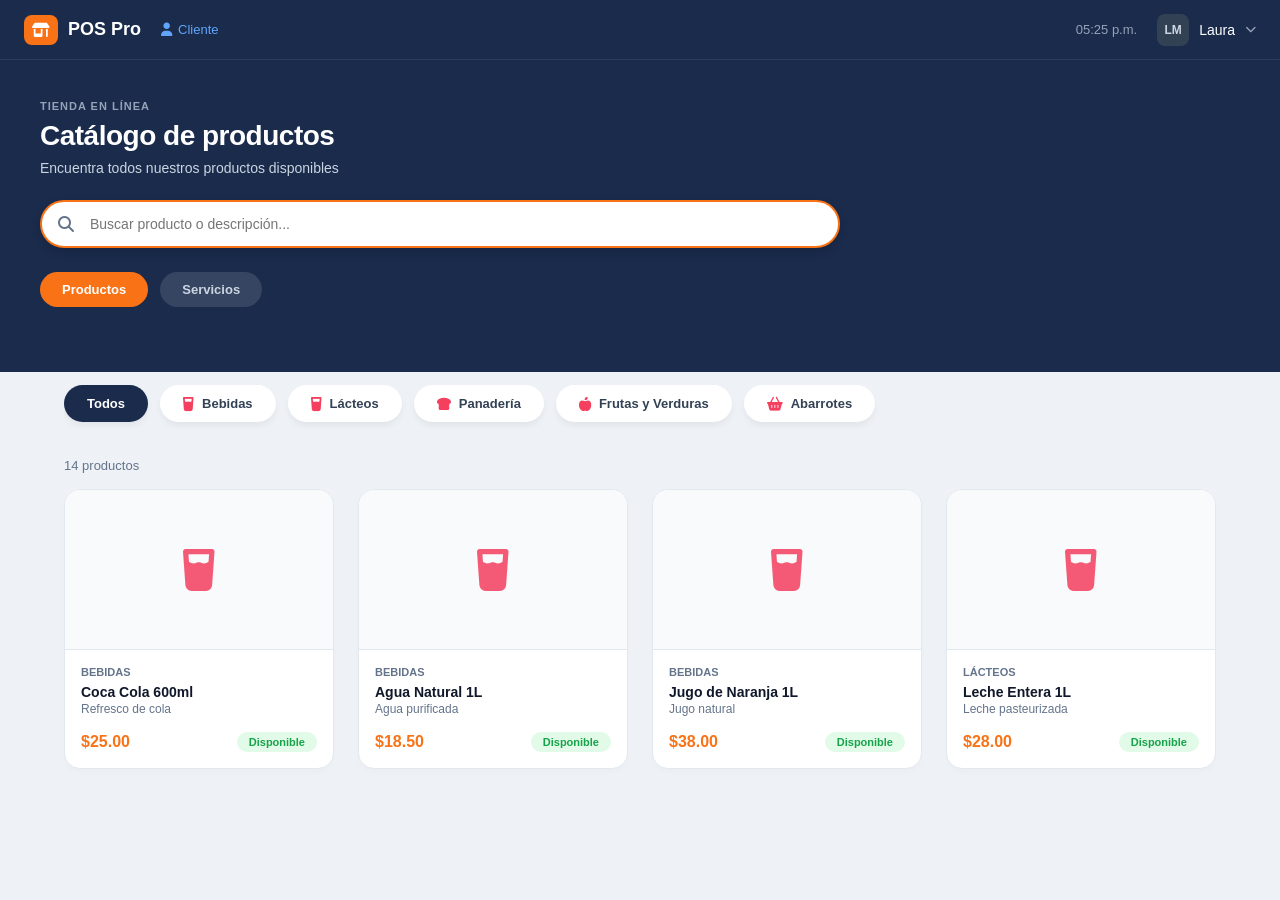
<file: pantallaCliente.html>
<!DOCTYPE html>
<html lang="es">
<head>
    <meta charset="UTF-8">
    <meta name="viewport" content="width=device-width, initial-scale=1.0">
    <title>POS Pro - Catálogo de Productos</title>
    <link rel="stylesheet" href="https://cdnjs.cloudflare.com/ajax/libs/font-awesome/6.4.0/css/all.min.css">
    <link rel="stylesheet" href="pantallaCliente.css">
</head>
<body>

    <header class="topbar-client">
        <div class="topbar-left">
            <div class="brand">
                <i class="fa-solid fa-shop brand-icon"></i>
                <span class="brand-name">POS Pro</span>
            </div>
            <div class="user-role-badge">
                <i class="fa-solid fa-user"></i> Cliente
            </div>
        </div>
        <div class="topbar-right">
            <span class="current-time" id="txtReloj">--:-- --</span>
            
            <div class="user-profile" id="btnPerfil">
                <span class="avatar-initials">LM</span>
                <span class="user-name">Laura</span>
                <i class="fa-solid fa-chevron-down arrow-icon"></i>

                <div class="dropdown-menu" id="menuDesplegable">
                    <a href="#" class="dropdown-item btn-logout" id="btnCerrarSesion">
                        <i class="fa-solid fa-arrow-right-from-bracket"></i> Cerrar sesión
                    </a>
                </div>
            </div>
        </div>
    </header>

    <section class="hero-section">
        <div class="hero-content">
            <span class="subtitle-context">TIENDA EN LÍNEA</span>
            <h1 class="hero-title">Catálogo de productos</h1>
            <p class="hero-description">Encuentra todos nuestros productos disponibles</p>
            
            <div class="search-container">
                <i class="fa-solid fa-magnifying-glass search-icon"></i>
                <input type="text" placeholder="Buscar producto o descripción..." class="search-input">
            </div>

            <div class="submenu-toggle-container">
                <button class="toggle-btn active">Productos</button>
                <button class="toggle-btn">Servicios</button>
            </div>
        </div>
    </section>

    <main class="catalog-container">
        
        <div class="categories-filter">
            <button class="filter-pill active">Todos</button>
            <button class="filter-pill"><i class="fa-solid fa-glass-water"></i> Bebidas</button>
            <button class="filter-pill"><i class="fa-solid fa-glass-water"></i> Lácteos</button>
            <button class="filter-pill"><i class="fa-solid fa-bread-slice"></i> Panadería</button>
            <button class="filter-pill"><i class="fa-solid fa-apple-whole"></i> Frutas y Verduras</button>
            <button class="filter-pill"><i class="fa-solid fa-basket-shopping"></i> Abarrotes</button>
        </div>

        <span class="products-count">14 productos</span>

        <div class="products-grid">
            
            <div class="product-card">
                <div class="product-image-box">
                    <i class="fa-solid fa-glass-water placeholder-prod-icon"></i>
                </div>
                <div class="product-info">
                    <span class="prod-category">Bebidas</span>
                    <h3 class="prod-title">Coca Cola 600ml</h3>
                    <p class="prod-desc">Refresco de cola</p>
                    <div class="prod-footer">
                        <span class="prod-price">$25.00</span>
                        <span class="stock-badge">Disponible</span>
                    </div>
                </div>
            </div>

            <div class="product-card">
                <div class="product-image-box">
                    <i class="fa-solid fa-glass-water placeholder-prod-icon"></i>
                </div>
                <div class="product-info">
                    <span class="prod-category">Bebidas</span>
                    <h3 class="prod-title">Agua Natural 1L</h3>
                    <p class="prod-desc">Agua purificada</p>
                    <div class="prod-footer">
                        <span class="prod-price">$18.50</span>
                        <span class="stock-badge">Disponible</span>
                    </div>
                </div>
            </div>

            <div class="product-card">
                <div class="product-image-box">
                    <i class="fa-solid fa-glass-water placeholder-prod-icon"></i>
                </div>
                <div class="product-info">
                    <span class="prod-category">Bebidas</span>
                    <h3 class="prod-title">Jugo de Naranja 1L</h3>
                    <p class="prod-desc">Jugo natural</p>
                    <div class="prod-footer">
                        <span class="prod-price">$38.00</span>
                        <span class="stock-badge">Disponible</span>
                    </div>
                </div>
            </div>

            <div class="product-card">
                <div class="product-image-box">
                    <i class="fa-solid fa-glass-water placeholder-prod-icon"></i>
                </div>
                <div class="product-info">
                    <span class="prod-category">Lácteos</span>
                    <h3 class="prod-title">Leche Entera 1L</h3>
                    <p class="prod-desc">Leche pasteurizada</p>
                    <div class="prod-footer">
                        <span class="prod-price">$28.00</span>
                        <span class="stock-badge">Disponible</span>
                    </div>
                </div>
            </div>

        </div>
    </main>

    <script src="pantallaGerente.js"></script>
</body>
</html>
</file>
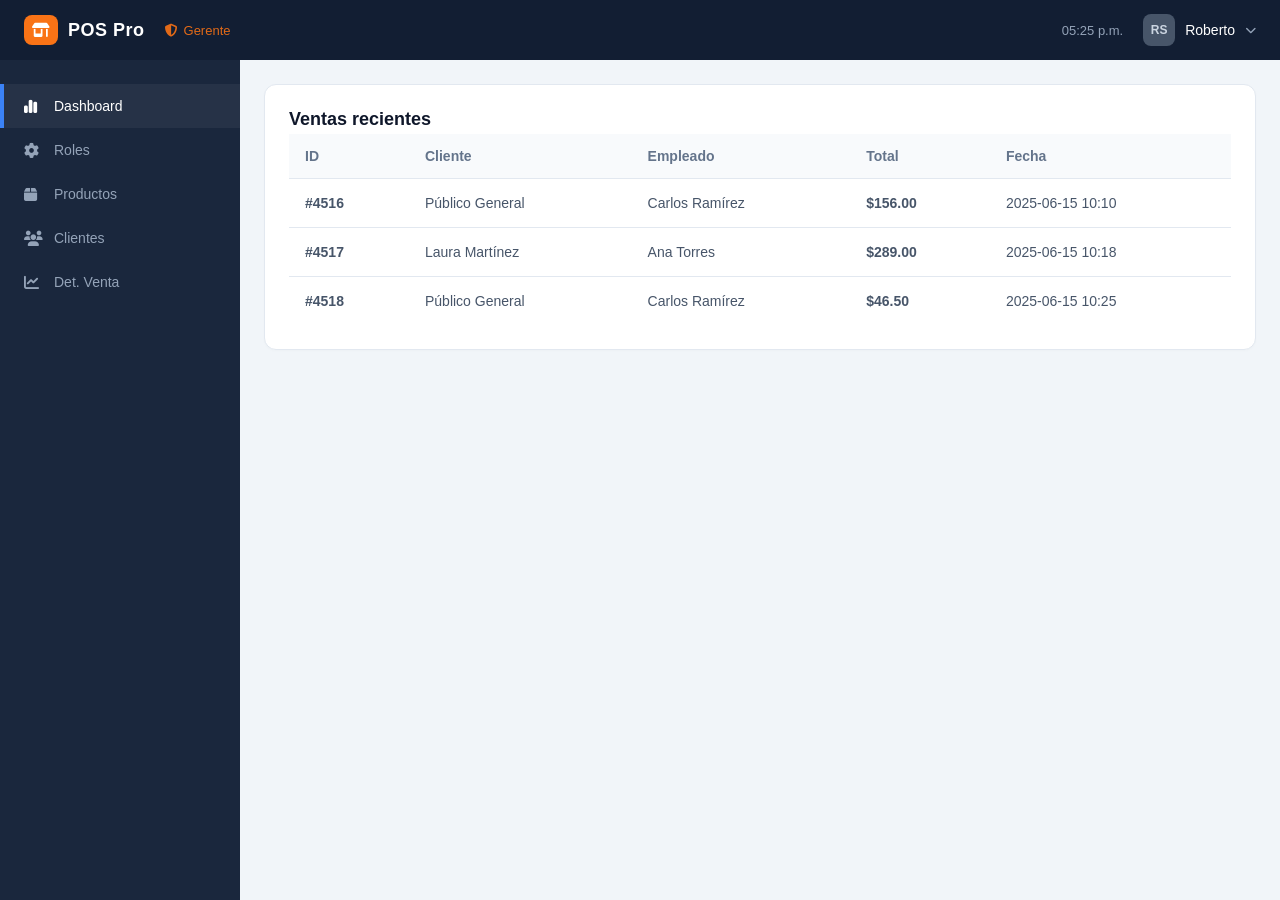
<file: pantallaGerente.html>
<!DOCTYPE html>
<html lang="es">
<head>
    <meta charset="UTF-8">
    <meta name="viewport" content="width=device-width, initial-scale=1.0">
    <title>POS Pro - Panel de Control Gerente</title>
    <link rel="stylesheet" href="https://cdnjs.cloudflare.com/ajax/libs/font-awesome/6.4.0/css/all.min.css">
    <link rel="stylesheet" href="pantallaGerente.css">
</head>
<body>

    <header class="topbar">
        <div class="topbar-left">
            <div class="brand">
                <i class="fa-solid fa-shop brand-icon"></i>
                <span class="brand-name">POS Pro</span>
            </div>
            <div class="user-role-badge">
                <i class="fa-solid fa-shield-halved"></i> Gerente
            </div>
        </div>
        <div class="topbar-right">
            <span class="current-time" id="txtReloj">--:-- --</span>
            
            <div class="user-profile" id="btnPerfil">
                <span class="avatar-initials">RS</span>
                <span class="user-name">Roberto</span>
                <i class="fa-solid fa-chevron-down arrow-icon"></i>

                <div class="dropdown-menu" id="menuDesplegable">
                    <a href="#" class="dropdown-item btn-logout" id="btnCerrarSesion">
                        <i class="fa-solid fa-arrow-right-from-bracket"></i> Cerrar sesión
                    </a>
                </div>
            </div>
        </div>
    </header>

    <div class="main-container">
        <aside class="sidebar">
            <nav class="sidebar-menu">
                <a href="#" class="menu-item active" data-target="seccion-dashboard">
                    <i class="fa-solid fa-chart-simple"></i> Dashboard
                </a>
                <a href="#" class="menu-item" data-target="seccion-roles">
                    <i class="fa-solid fa-gear"></i> Roles
                </a>
                <a href="#" class="menu-item" data-target="seccion-productos">
                    <i class="fa-solid fa-box"></i> Productos
                </a>
                <a href="#" class="menu-item" data-target="seccion-clientes">
                    <i class="fa-solid fa-users"></i> Clientes
                </a>
                <a href="#" class="menu-item" data-target="seccion-det-venta">
                    <i class="fa-solid fa-chart-line"></i> Det. Venta
                </a>
            </nav>
        </aside>

        <main class="content-area">
            
            <section id="seccion-dashboard" class="main-section active">
                <div class="table-container">
                    <h2 class="table-section-title">Ventas recientes</h2>
                    <div class="responsive-table">
                        <table class="data-table">
                            <thead>
                                <tr>
                                    <th>ID</th>
                                    <th>Cliente</th>
                                    <th>Empleado</th>
                                    <th>Total</th>
                                    <th>Fecha</th>
                                </tr>
                            </thead>
                            <tbody>
                                <tr>
                                    <td class="text-bold text-dark">#4516</td>
                                    <td>Público General</td>
                                    <td>Carlos Ramírez</td>
                                    <td class="text-bold text-dark">$156.00</td>
                                    <td class="text-muted">2025-06-15 10:10</td>
                                </tr>
                                <tr>
                                    <td class="text-bold text-dark">#4517</td>
                                    <td>Laura Martínez</td>
                                    <td>Ana Torres</td>
                                    <td class="text-bold text-dark">$289.00</td>
                                    <td class="text-muted">2025-06-15 10:18</td>
                                </tr>
                                <tr>
                                    <td class="text-bold text-dark">#4518</td>
                                    <td>Público General</td>
                                    <td>Carlos Ramírez</td>
                                    <td class="text-bold text-dark">$46.50</td>
                                    <td class="text-muted">2025-06-15 10:25</td>
                                </tr>
                            </tbody>
                        </table>
                    </div>
                </div>
            </section>

            <section id="seccion-roles" class="main-section">
                <div class="section-header">
                    <div class="section-title-container">
                        <h1 class="main-section-title">Roles</h1>
                        <span class="section-subtitle">4 roles registrados</span>
                    </div>
                    <button class="btn-primary">
                        <i class="fa-solid fa-plus"></i> Nuevo rol
                    </button>
                </div>

                <div class="table-container">
                    <div class="responsive-table">
                        <table class="data-table">
                            <thead>
                                <tr>
                                    <th style="width: 80px;">ID</th>
                                    <th style="width: 250px;">Nombre</th>
                                    <th>Descripción</th>
                                </tr>
                            </thead>
                            <tbody>
                                <tr>
                                    <td class="text-muted">1</td>
                                    <td class="text-bold text-dark">Gerente</td>
                                    <td>Acceso total al sistema</td>
                                </tr>
                                <tr>
                                    <td class="text-muted">2</td>
                                    <td class="text-bold text-dark">Cajero</td>
                                    <td>Gestión de ventas y cobros</td>
                                </tr>
                                <tr>
                                    <td class="text-muted">3</td>
                                    <td class="text-bold text-dark">Almacenista</td>
                                    <td>Control de inventario y almacén</td>
                                </tr>
                                <tr>
                                    <td class="text-muted">4</td>
                                    <td class="text-bold text-dark">Cliente</td>
                                    <td>Consulta de catálogo y servicios</td>
                                </tr>
                            </tbody>
                        </table>
                    </div>
                </div>
            </section>

            <section id="seccion-productos" class="main-section">
                <div class="section-header">
                    <div class="section-title-container">
                        <h1 class="main-section-title">Productos</h1>
                        <span class="section-subtitle">15 productos registrados</span>
                    </div>
                    <button class="btn-primary">
                        <i class="fa-solid fa-plus"></i> Nuevo producto
                    </button>
                </div>

                <div class="table-container">
                    <div class="responsive-table">
                        <table class="data-table">
                            <thead>
                                <tr>
                                    <th style="width: 60px;">ID</th>
                                    <th>Nombre</th>
                                    <th>Categoría</th>
                                    <th>Precio</th>
                                    <th style="width: 100px;">Stock</th>
                                </tr>
                            </thead>
                            <tbody>
                                <tr>
                                    <td class="text-muted">1</td>
                                    <td class="text-bold text-dark">Coca Cola 600ml</td>
                                    <td>Bebidas</td>
                                    <td class="text-bold text-dark">$25.00</td>
                                    <td><span class="badge badge-success">48</span></td>
                                </tr>
                                <tr>
                                    <td class="text-muted">2</td>
                                    <td class="text-bold text-dark">Agua Natural 1L</td>
                                    <td>Bebidas</td>
                                    <td class="text-bold text-dark">$18.50</td>
                                    <td><span class="badge badge-success">120</span></td>
                                </tr>
                                <tr>
                                    <td class="text-muted">3</td>
                                    <td class="text-bold text-dark">Jugo de Naranja 1L</td>
                                    <td>Bebidas</td>
                                    <td class="text-bold text-dark">$38.00</td>
                                    <td><span class="badge badge-success">30</span></td>
                                </tr>
                                <tr>
                                    <td class="text-muted">4</td>
                                    <td class="text-bold text-dark">Leche Entera 1L</td>
                                    <td>Lácteos</td>
                                    <td class="text-bold text-dark">$28.00</td>
                                    <td><span class="badge badge-success">32</span></td>
                                </tr>
                                <tr>
                                    <td class="text-muted">5</td>
                                    <td class="text-bold text-dark">Yogur Natural 250g</td>
                                    <td>Lácteos</td>
                                    <td class="text-bold text-dark">$22.00</td>
                                    <td><span class="badge badge-success">25</span></td>
                                </tr>
                                <tr>
                                    <td class="text-muted">6</td>
                                    <td class="text-bold text-dark">Queso Oaxaca 400g</td>
                                    <td>Lácteos</td>
                                    <td class="text-bold text-dark">$85.00</td>
                                    <td><span class="badge badge-warning">12</span></td>
                                </tr>
                                <tr>
                                    <td class="text-muted">7</td>
                                    <td class="text-bold text-dark">Pan Integral</td>
                                    <td>Panadería</td>
                                    <td class="text-bold text-dark">$42.00</td>
                                    <td><span class="badge badge-warning">15</span></td>
                                </tr>
                                <tr>
                                    <td class="text-muted">8</td>
                                    <td class="text-bold text-dark">Pan de Caja Blanco</td>
                                    <td>Panadería</td>
                                    <td class="text-bold text-dark">$38.00</td>
                                    <td><span class="badge badge-success">20</span></td>
                                </tr>
                                <tr>
                                    <td class="text-muted">9</td>
                                    <td class="text-bold text-dark">Manzana Roja kg</td>
                                    <td>Frutas y Verduras</td>
                                    <td class="text-bold text-dark">$35.00</td>
                                    <td><span class="badge badge-success">60</span></td>
                                </tr>
                            </tbody>
                        </table>
                    </div>
                </div>
            </section>

            <section id="seccion-clientes" class="main-section">
                <div class="section-header">
                    <div class="section-title-container">
                        <h1 class="main-section-title">Clientes</h1>
                        <span class="section-subtitle">6 clientes registrados</span>
                    </div>
                    <button class="btn-primary">
                        <i class="fa-solid fa-plus"></i> Nuevo cliente
                    </button>
                </div>

                <div class="table-container">
                    <div class="responsive-table">
                        <table class="data-table">
                            <thead>
                                <tr>
                                    <th style="width: 80px;">ID</th>
                                    <th>Nombre</th>
                                    <th>Teléfono</th>
                                    <th>Email</th>
                                </tr>
                            </thead>
                            <tbody>
                                <tr>
                                    <td class="text-muted">1</td>
                                    <td class="text-bold text-dark">Laura Martínez</td>
                                    <td>555-1234</td>
                                    <td>laura.m@email.com</td>
                                </tr>
                                <tr>
                                    <td class="text-muted">2</td>
                                    <td class="text-bold text-dark">Jorge Hernández</td>
                                    <td>555-5678</td>
                                    <td>jorge.h@email.com</td>
                                </tr>
                                <tr>
                                    <td class="text-muted">3</td>
                                    <td class="text-bold text-dark">Carmen Vega</td>
                                    <td>555-9012</td>
                                    <td>carmen.v@email.com</td>
                                </tr>
                                <tr>
                                    <td class="text-muted">4</td>
                                    <td class="text-bold text-dark">Miguel Ríos</td>
                                    <td>555-3456</td>
                                    <td>miguel.r@email.com</td>
                                </tr>
                                <tr>
                                    <td class="text-muted">5</td>
                                    <td class="text-bold text-dark">Patricia Luna</td>
                                    <td>555-7890</td>
                                    <td>patricia.l@email.com</td>
                                </tr>
                                <tr>
                                    <td class="text-muted">6</td>
                                    <td class="text-bold text-dark">Público General</td>
                                    <td class="text-muted">N/A</td>
                                    <td class="text-muted">N/A</td>
                                </tr>
                            </tbody>
                        </table>
                    </div>
                </div>
            </section>

            <section id="seccion-det-venta" class="main-section">
                <div class="section-header">
                    <div class="section-title-container">
                        <h1 class="main-section-title">Detalle de venta</h1>
                        <span class="section-subtitle">12 líneas de venta</span>
                    </div>
                </div>

                <div class="table-container">
                    <div class="responsive-table">
                        <table class="data-table">
                            <thead>
                                <tr>
                                    <th style="width: 60px;">ID</th>
                                    <th>Venta</th>
                                    <th>Producto</th>
                                    <th style="width: 100px;">Cantidad</th>
                                    <th>Precio unit.</th>
                                    <th>Subtotal</th>
                                </tr>
                            </thead>
                            <tbody>
                                <tr>
                                    <td class="text-muted">1</td>
                                    <td class="text-bold text-dark">#4516</td>
                                    <td>Arroz 1kg</td>
                                    <td>2</td>
                                    <td>$32.00</td>
                                    <td class="text-bold text-dark">$64.00</td>
                                </tr>
                                <tr>
                                    <td class="text-muted">2</td>
                                    <td class="text-bold text-dark">#4516</td>
                                    <td>Frijol Negro 1kg</td>
                                    <td>1</td>
                                    <td>$38.00</td>
                                    <td class="text-bold text-dark">$38.00</td>
                                </tr>
                                <tr>
                                    <td class="text-muted">3</td>
                                    <td class="text-bold text-dark">#4516</td>
                                    <td>Aceite Vegetal 1L</td>
                                    <td>1</td>
                                    <td>$55.00</td>
                                    <td class="text-bold text-dark">$55.00</td>
                                </tr>
                                <tr>
                                    <td class="text-muted">4</td>
                                    <td class="text-bold text-dark">#4517</td>
                                    <td>Coca Cola 600ml</td>
                                    <td>4</td>
                                    <td>$25.00</td>
                                    <td class="text-bold text-dark">$100.00</td>
                                </tr>
                                <tr>
                                    <td class="text-muted">5</td>
                                    <td class="text-bold text-dark">#4517</td>
                                    <td>Leche Entera 1L</td>
                                    <td>2</td>
                                    <td>$28.00</td>
                                    <td class="text-bold text-dark">$56.00</td>
                                </tr>
                                <tr>
                                    <td class="text-muted">6</td>
                                    <td class="text-bold text-dark">#4517</td>
                                    <td>Manzana Roja kg</td>
                                    <td>3</td>
                                    <td>$35.00</td>
                                    <td class="text-bold text-dark">$105.00</td>
                                </tr>
                                <tr>
                                    <td class="text-muted">7</td>
                                    <td class="text-bold text-dark">#4518</td>
                                    <td>Agua Natural 1L</td>
                                    <td>1</td>
                                    <td>$18.50</td>
                                    <td class="text-bold text-dark">$18.50</td>
                                </tr>
                                <tr>
                                    <td class="text-muted">8</td>
                                    <td class="text-bold text-dark">#4518</td>
                                    <td>Pan Integral</td>
                                    <td>1</td>
                                    <td>$42.00</td>
                                    <td class="text-bold text-dark">$42.00</td>
                                </tr>
                                <tr>
                                    <td class="text-muted">9</td>
                                    <td class="text-bold text-dark">#4519</td>
                                    <td>Queso Oaxaca 400g</td>
                                    <td>2</td>
                                    <td>$85.00</td>
                                    <td class="text-bold text-dark">$170.00</td>
                                </tr>
                                <tr>
                                    <td class="text-muted">10</td>
                                    <td class="text-bold text-dark">#4519</td>
                                    <td>Coca Cola 600ml</td>
                                    <td>6</td>
                                    <td>$25.00</td>
                                    <td class="text-bold text-dark">$150.00</td>
                                </tr>
                            </tbody>
                        </table>
                    </div>
                </div>
            </section>

        </main>
    </div>

    <script src="pantallaGerente.js"></script>
</body>
</html>
</file>
<file: pantallaCliente.css>
/* RESET GENERAL */
* {
    box-sizing: border-box;
    margin: 0;
    padding: 0;
    font-family: 'Segoe UI', Tahoma, Geneva, Verdana, sans-serif;
}

:root {
    --bg-dark-hero: #1a2b4c; /* Tono azul rey marino exacto de tu captura */
    --bg-body: #eef2f6;     /* Gris claro de fondo de las tarjetas */
    --bg-white: #ffffff;
    --text-main: #64748b;
    --text-dark: #1e293b;
    --accent-orange: #f97316; /* Naranja de los botones y enfoque */
    --accent-blue: #3b82f6;
    --border-color: #e2e8f0;
}

body {
    background-color: var(--bg-body);
    color: var(--text-dark);
    min-height: 100vh;
}

/* BARRA SUPERIOR */
.topbar-client {
    background-color: var(--bg-dark-hero);
    color: #ffffff;
    height: 60px;
    display: flex;
    align-items: center;
    justify-content: space-between;
    padding: 0 24px;
    border-bottom: 1px solid rgba(255, 255, 255, 0.08);
}

.topbar-left, .topbar-right {
    display: flex;
    align-items: center;
    gap: 20px;
}

.brand {
    display: flex;
    align-items: center;
    gap: 10px;
}

.brand-icon {
    background-color: var(--accent-orange);
    color: white;
    padding: 8px;
    border-radius: 8px;
    font-size: 14px;
}

.brand-name {
    font-size: 18px;
    font-weight: 700;
}

.user-role-badge {
    color: #60a5fa;
    font-size: 13px;
    display: flex;
    align-items: center;
    gap: 6px;
}

.current-time {
    font-size: 13px;
    color: #94a3b8;
}

.user-profile {
    display: flex;
    align-items: center;
    gap: 10px;
    cursor: pointer;
    position: relative;
}

.avatar-initials {
    background-color: #334155;
    color: #cbd5e1;
    width: 32px;
    height: 32px;
    border-radius: 8px;
    display: flex;
    align-items: center;
    justify-content: center;
    font-size: 12px;
    font-weight: 600;
}

.user-name {
    font-size: 14px;
    font-weight: 500;
}

.arrow-icon {
    font-size: 11px;
    color: #94a3b8;
}

/* SECCIÓN HERO (BANNER AZUL OSCURO ENLARGADO) */
.hero-section {
    background-color: var(--bg-dark-hero);
    color: #ffffff;
    padding: 40px 24px 65px 24px; /* Incrementado para contener holgadamente los elementos */
    text-align: left;
}

.hero-content {
    max-width: 1200px;
    margin: 0 auto;
    display: flex;
    flex-direction: column;
    gap: 8px;
}

.subtitle-context {
    font-size: 11px;
    font-weight: 600;
    color: #94a3b8;
    letter-spacing: 1px;
}

.hero-title {
    font-size: 28px;
    font-weight: 700;
    letter-spacing: -0.5px;
}

.hero-description {
    font-size: 14px;
    color: #cbd5e1;
    margin-bottom: 16px;
}

/* BARRA DE BÚSQUEDA CON ENFOQUE NARANJA */
.search-container {
    position: relative;
    max-width: 800px;
    width: 100%;
}

.search-icon {
    position: absolute;
    left: 18px;
    top: 50%;
    transform: translateY(-50%);
    color: var(--text-main);
    font-size: 16px;
}

.search-input {
    width: 100%;
    padding: 14px 14px 14px 48px;
    border-radius: 30px;
    border: 2px solid var(--accent-orange); /* Añadido el borde naranja característico de tu enfoque */
    outline: none;
    font-size: 14px;
    color: var(--text-dark);
    box-shadow: 0 4px 10px rgba(0, 0, 0, 0.15);
}

/* BOTONES PRODUCTOS / SERVICIOS */
.submenu-toggle-container {
    display: flex;
    gap: 12px;
    margin-top: 16px;
}

.toggle-btn {
    background-color: rgba(255, 255, 255, 0.12);
    border: none;
    color: #cbd5e1;
    padding: 10px 22px;
    border-radius: 20px;
    font-size: 13px;
    font-weight: 600;
    cursor: pointer;
    transition: all 0.2s ease;
}

.toggle-btn:hover {
    background-color: rgba(255, 255, 255, 0.2);
}

.toggle-btn.active {
    background-color: var(--accent-orange);
    color: #ffffff;
}

/* DROPDOWN FLOTANTE CERRAR SESIÓN */
.dropdown-menu {
    display: none;
    position: absolute;
    top: 45px;
    right: 0;
    background-color: var(--bg-white);
    border-radius: 12px;
    box-shadow: 0 10px 25px rgba(0, 0, 0, 0.15);
    border: 1px solid var(--border-color);
    padding: 8px;
    min-width: 160px;
    z-index: 100;
}

.dropdown-menu.show { display: block; }

.dropdown-item {
    display: flex;
    align-items: center;
    gap: 10px;
    padding: 10px 14px;
    text-decoration: none;
    font-size: 14px;
    font-weight: 500;
    border-radius: 8px;
    color: #dc2626;
}

/* ÁREA DEL CATÁLOGO */
.catalog-container {
    max-width: 1200px;
    margin: -22px auto 40px auto; /* Empuja las categorías a montarse sobre el corte exacto de la caja azul */
    padding: 0 24px;
}

/* FILTROS DE CATEGORÍA (BAJADOS UN POCO MÁS) */
.categories-filter {
    display: flex;
    gap: 12px;
    overflow-x: auto;
    padding-bottom: 8px;
    margin-top: 35px; /* Aumentado de 15px a 35px para empujarlos hacia abajo */
}   

.filter-pill {
    background-color: var(--bg-white);
    border: 1px solid transparent;
    padding: 10px 22px;
    border-radius: 20px;
    font-size: 13px;
    font-weight: 600;
    color: #334155;
    cursor: pointer;
    display: flex;
    align-items: center;
    gap: 8px;
    white-space: nowrap;
    box-shadow: 0 4px 6px rgba(0, 0, 0, 0.05);
    transition: all 0.2s ease;
}

.filter-pill i {
    font-size: 14px;
    color: #f43f5e; /* Tono cereza/rosado de los iconos */
}

.filter-pill:hover {
    background-color: #f8fafc;
}

.filter-pill.active {
    background-color: #1a2b4c; /* Azul marino a juego con el banner */
    color: #ffffff;
}

.filter-pill.active i {
    color: #ffffff;
}

.products-count {
    display: block;
    font-size: 13px;
    color: var(--text-main);
    margin: 28px 0 16px 0;
}

/* GRID DE PRODUCTOS */
.products-grid {
    display: grid;
    grid-template-columns: repeat(auto-fill, minmax(240px, 1fr));
    gap: 24px;
}

/* TARJETA DE PRODUCTO */
.product-card {
    background-color: var(--bg-white);
    border-radius: 16px;
    border: 1px solid var(--border-color);
    overflow: hidden;
    display: flex;
    flex-direction: column;
    box-shadow: 0 4px 6px -1px rgba(0, 0, 0, 0.02);
}

.product-image-box {
    background-color: #f8fafc;
    height: 160px;
    display: flex;
    align-items: center;
    justify-content: center;
    border-bottom: 1px solid var(--border-color);
}

.placeholder-prod-icon {
    font-size: 42px;
    color: #f43f5e; 
    opacity: 0.85;
}

.product-info {
    padding: 16px;
    display: flex;
    flex-direction: column;
    flex: 1;
}

.prod-category {
    font-size: 11px;
    font-weight: 600;
    color: var(--text-main);
    text-transform: uppercase;
}

.prod-title {
    font-size: 14px;
    font-weight: 700;
    color: #0f172a;
    margin: 6px 0 2px 0;
}

.prod-desc {
    font-size: 12px;
    color: var(--text-main);
    margin-bottom: 16px;
}

.prod-footer {
    margin-top: auto;
    display: flex;
    justify-content: space-between;
    align-items: center;
}

.prod-price {
    font-size: 16px;
    font-weight: 700;
    color: var(--accent-orange);
}

.stock-badge {
    background-color: #e2fbe8;
    color: #16a34a;
    padding: 4px 12px;
    font-size: 11px;
    font-weight: 700;
    border-radius: 12px;
}
</file>
<file: pantallaGerente.css>
/* RESET DE ESTILOS Y VARIABLES */
* {
    box-sizing: border-box;
    margin: 0;
    padding: 0;
    font-family: 'Segoe UI', Tahoma, Geneva, Verdana, sans-serif;
}

:root {
    --bg-dark: #121e33;
    --bg-sidebar: #1a273d;
    --bg-content: #f1f5f9;
    --bg-card: #ffffff;
    --text-main: #64748b;
    --text-dark: #0f172a;
    --accent-orange: #f97316;
    --accent-orange-hover: #ea580c;
    --accent-blue: #3b82f6;
    --border-color: #e2e8f0;
}

body {
    background-color: var(--bg-content);
    color: var(--text-dark);
    display: flex;
    flex-direction: column;
    height: 100vh;
    overflow: hidden;
}

/* BARRA SUPERIOR (TOPBAR) */
.topbar {
    background-color: var(--bg-dark);
    color: #ffffff;
    height: 60px;
    display: flex;
    align-items: center;
    justify-content: space-between;
    padding: 0 24px;
    z-index: 10;
}

.topbar-left, .topbar-right {
    display: flex;
    align-items: center;
    gap: 20px;
}

.brand {
    display: flex;
    align-items: center;
    gap: 10px;
}

.brand-icon {
    background-color: var(--accent-orange);
    color: white;
    padding: 8px;
    border-radius: 8px;
    font-size: 14px;
}

.brand-name {
    font-size: 18px;
    font-weight: 700;
    letter-spacing: 0.5px;
}

.user-role-badge {
    color: var(--accent-orange);
    font-size: 13px;
    display: flex;
    align-items: center;
    gap: 6px;
    opacity: 0.9;
}

.current-time {
    font-size: 13px;
    color: #94a3b8;
}

.user-profile {
    display: flex;
    align-items: center;
    gap: 10px;
    cursor: pointer;
}

.avatar-initials {
    background-color: #475569;
    color: #cbd5e1;
    width: 32px;
    height: 32px;
    border-radius: 8px;
    display: flex;
    align-items: center;
    justify-content: center;
    font-size: 12px;
    font-weight: 600;
}

.user-name {
    font-size: 14px;
    font-weight: 500;
}

.arrow-icon {
    font-size: 11px;
    color: #94a3b8;
}

/* CONTENEDOR PRINCIPAL INTERNO */
.main-container {
    display: flex;
    flex: 1;
    overflow: hidden;
}

/* MENÚ LATERAL (SIDEBAR) */
.sidebar {
    width: 240px;
    background-color: var(--bg-sidebar);
    color: #94a3b8;
    padding: 24px 0;
    overflow-y: auto;
}

.sidebar-menu {
    display: flex;
    flex-direction: column;
}

.menu-item {
    display: flex;
    align-items: center;
    gap: 12px;
    padding: 14px 24px;
    color: #94a3b8;
    text-decoration: none;
    font-size: 14px;
    transition: all 0.2s ease;
}

.menu-item i {
    width: 18px;
    font-size: 15px;
}

.menu-item:hover {
    background-color: rgba(255, 255, 255, 0.02);
    color: #ffffff;
}

.menu-item.active {
    background-color: rgba(255, 255, 255, 0.05);
    color: #ffffff;
    border-left: 4px solid var(--accent-blue);
    padding-left: 20px;
}

/* ÁREA DE CONTENIDO */
.content-area {
    flex: 1;
    padding: 24px;
    overflow-y: auto;
}

/* MANEJO DE VISTAS (SPA) */
.main-section {
    display: none;
    flex-direction: column;
    gap: 16px;
}

.main-section.active {
    display: flex;
}

.section-header {
    display: flex;
    justify-content: space-between;
    align-items: center;
}

.main-section-title {
    font-size: 20px;
    font-weight: 600;
    color: var(--text-dark);
}

.section-subtitle {
    font-size: 13px;
    color: var(--text-main);
    display: block;
    margin-top: 2px;
}

/* BOTONES */
.btn-primary {
    background-color: var(--accent-orange);
    color: white;
    border: none;
    padding: 10px 18px;
    border-radius: 8px;
    font-size: 14px;
    font-weight: 600;
    cursor: pointer;
    display: flex;
    align-items: center;
    gap: 8px;
    transition: background-color 0.2s ease;
}

.btn-primary:hover {
    background-color: var(--accent-orange-hover);
}

/* CONTENEDOR DE LAS TABLAS */
.table-container {
    background-color: var(--bg-card);
    border-radius: 12px;
    padding: 24px;
    border: 1px solid var(--border-color);
    box-shadow: 0 1px 3px rgba(0, 0, 0, 0.02);
}

.table-section-title {
    font-size: 18px;
    font-weight: 600;
    margin-bottom: 4px;
    color: var(--text-dark);
}

.responsive-table {
    width: 100%;
    overflow-x: auto;
}

.data-table {
    width: 100%;
    border-collapse: collapse;
    text-align: left;
    font-size: 14px;
}

.data-table th {
    background-color: #f8fafc;
    color: var(--text-main);
    padding: 14px 16px;
    font-weight: 600;
    border-bottom: 1px solid var(--border-color);
}

.data-table td {
    padding: 16px;
    color: #475569;
    border-bottom: 1px solid var(--border-color);
}

.data-table tbody tr:last-child td {
    border-bottom: none;
}

/* UTILIDADES GENERALES */
.text-bold { font-weight: 600; }
.text-muted { color: var(--text-main); }
.text-dark { color: var(--text-dark); }

/* RESPONSIVIDAD */
@media (max-width: 640px) {
    .sidebar {
        display: none;
    }
}

/* ETIQUETAS DE STOCK (BADGES) */
.badge {
    display: inline-block;
    padding: 4px 10px;
    font-size: 13px;
    font-weight: 600;
    border-radius: 12px;
    text-align: center;
    min-width: 38px;
}

/* Stock Normal */
.badge-success {
    background-color: #e2fbe8;
    color: #16a34a;
}

/* Stock Bajo (Alerta) */
.badge-warning {
    background-color: #ffedd5;
    color: #ea580c;
}

/* MENÚ DESPLEGABLE DE PERFIL */
.user-profile {
    position: relative; /* Necesario para posicionar el menú flotante de manera absoluta */
}

.dropdown-menu {
    display: none; /* Oculto por defecto */
    position: absolute;
    top: 45px;
    right: 0;
    background-color: var(--bg-card);
    border-radius: 12px;
    box-shadow: 0 10px 25px rgba(0, 0, 0, 0.15);
    border: 1px solid var(--border-color);
    padding: 8px;
    min-width: 160px;
    z-index: 100;
}

/* Clase dinámica que agregará JavaScript al hacer clic */
.dropdown-menu.show {
    display: block;
}

.dropdown-item {
    display: flex;
    align-items: center;
    gap: 10px;
    padding: 10px 14px;
    text-decoration: none;
    font-size: 14px;
    font-weight: 500;
    border-radius: 8px;
    transition: background-color 0.2s ease;
}

.dropdown-item:hover {
    background-color: #f8fafc;
}

/* Estilo específico para Cerrar Sesión (Color Rojo de tu imagen) */
.btn-logout {
    color: #dc2626;
}
</file>
